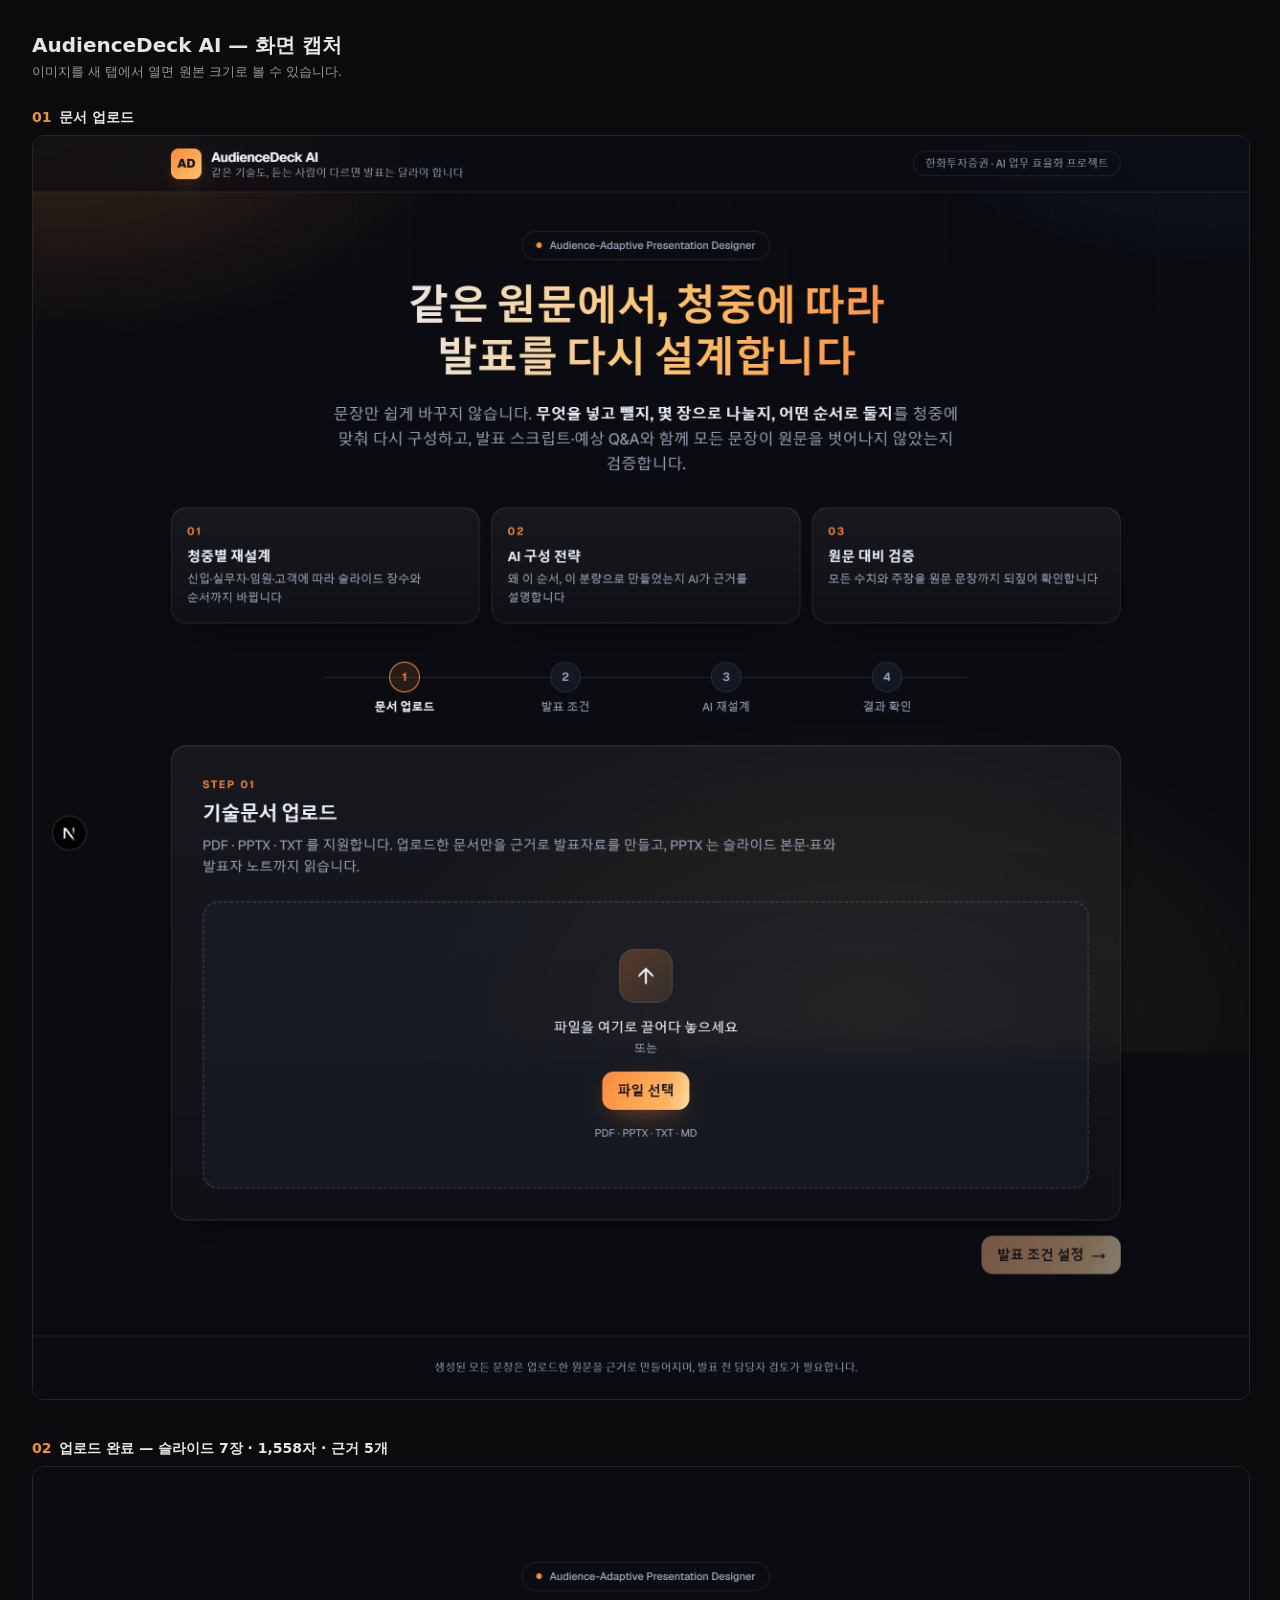
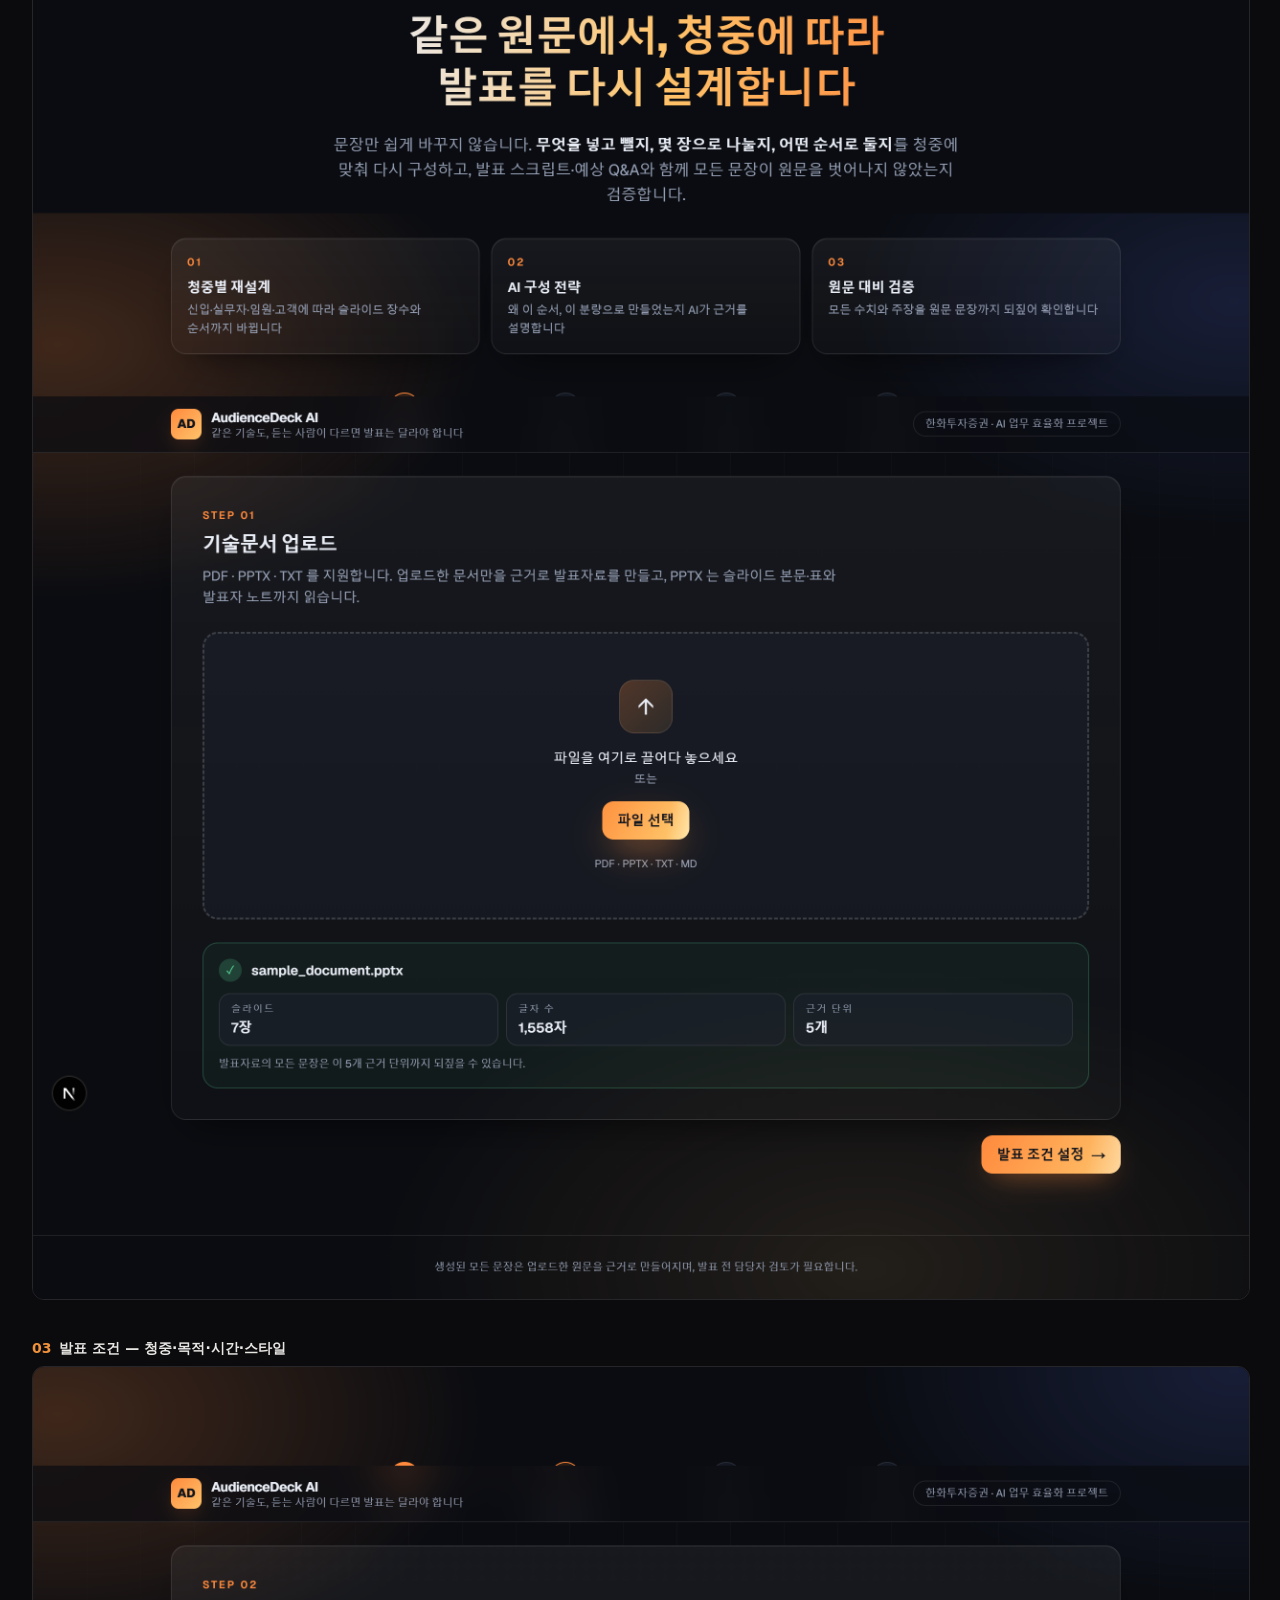
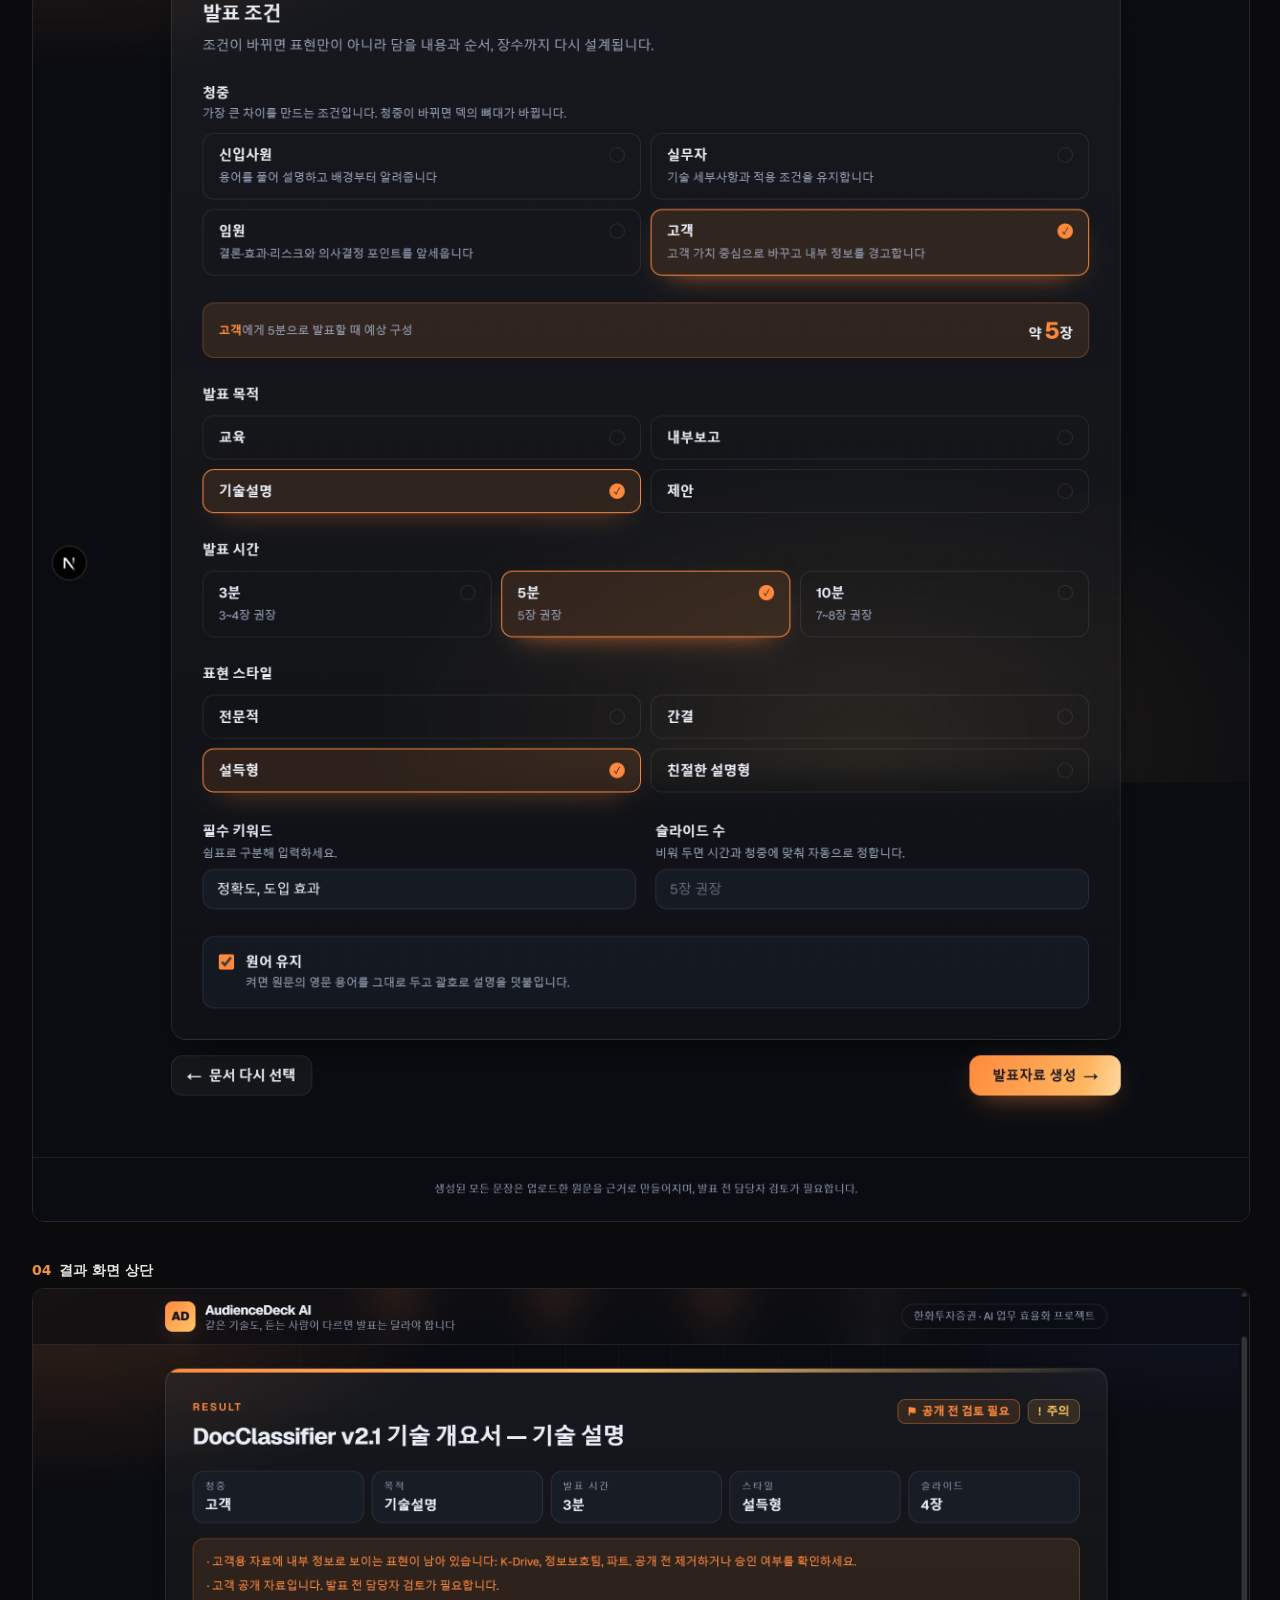
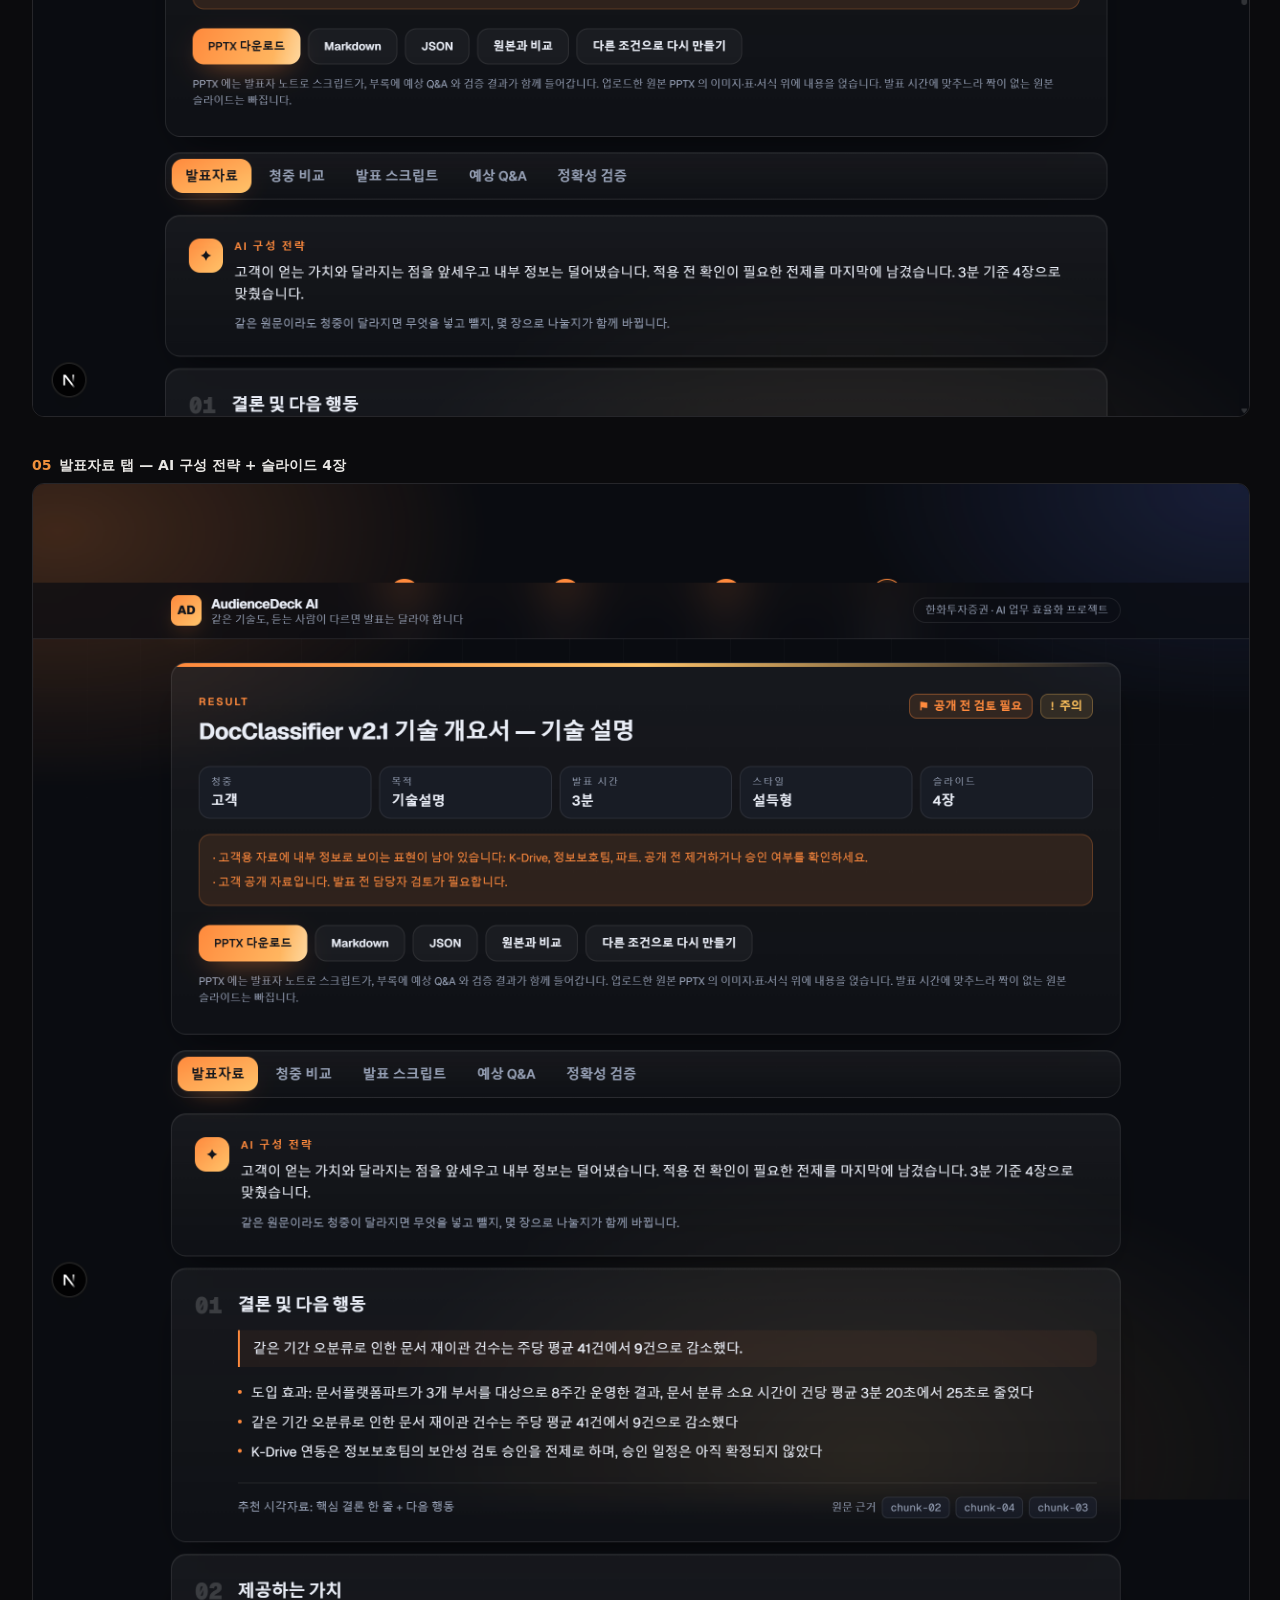
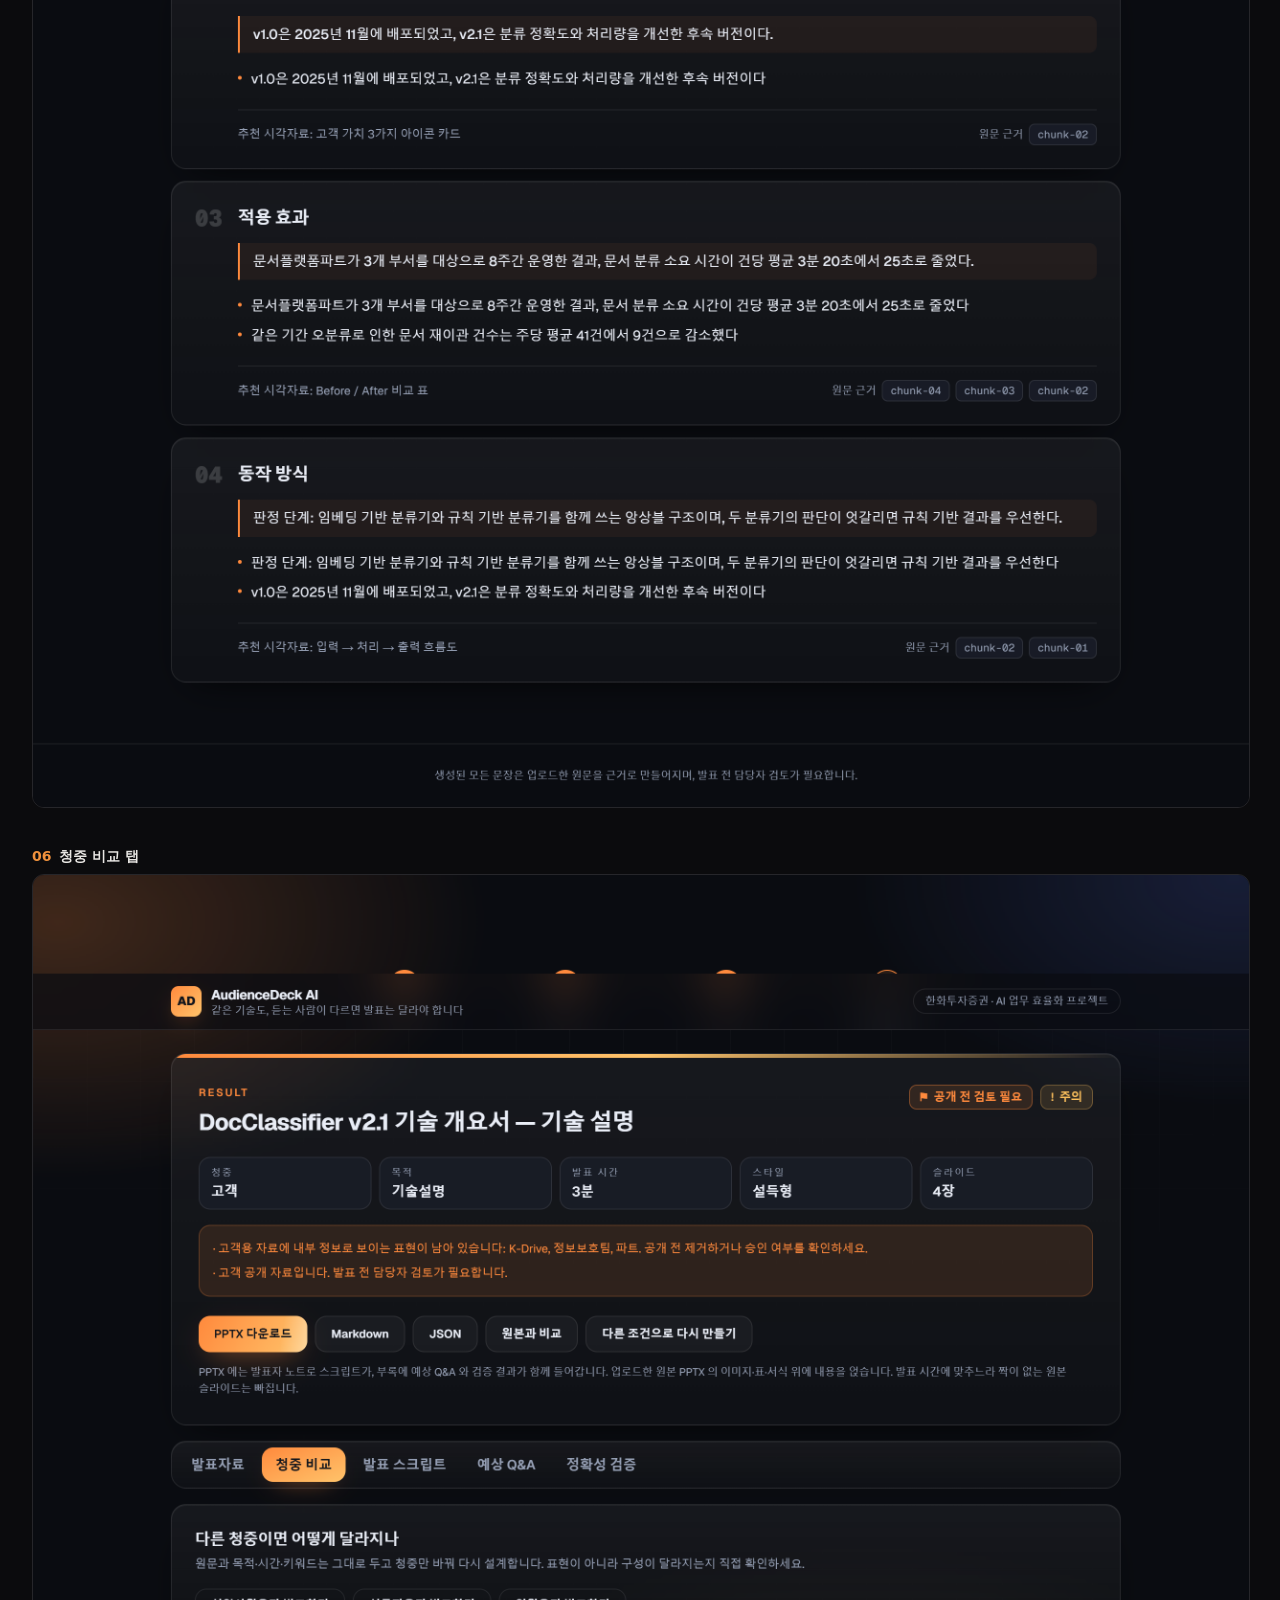
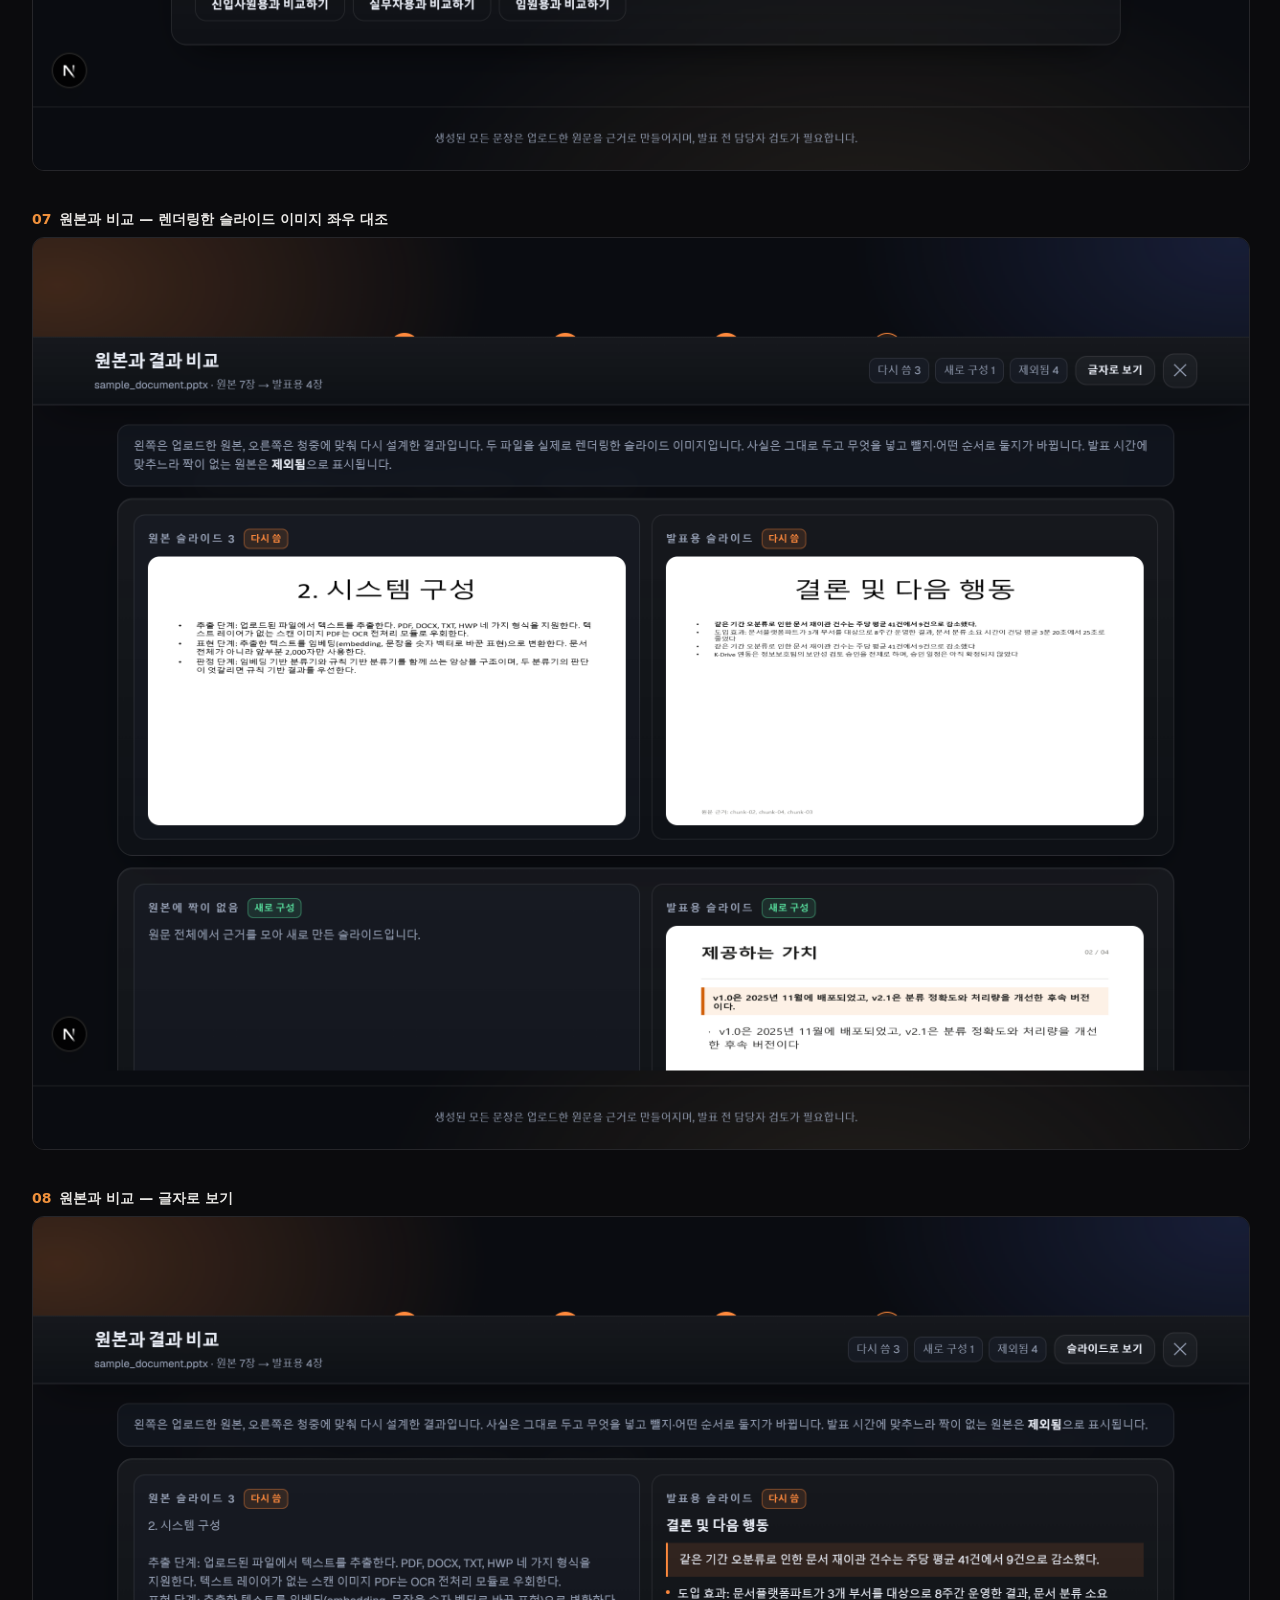
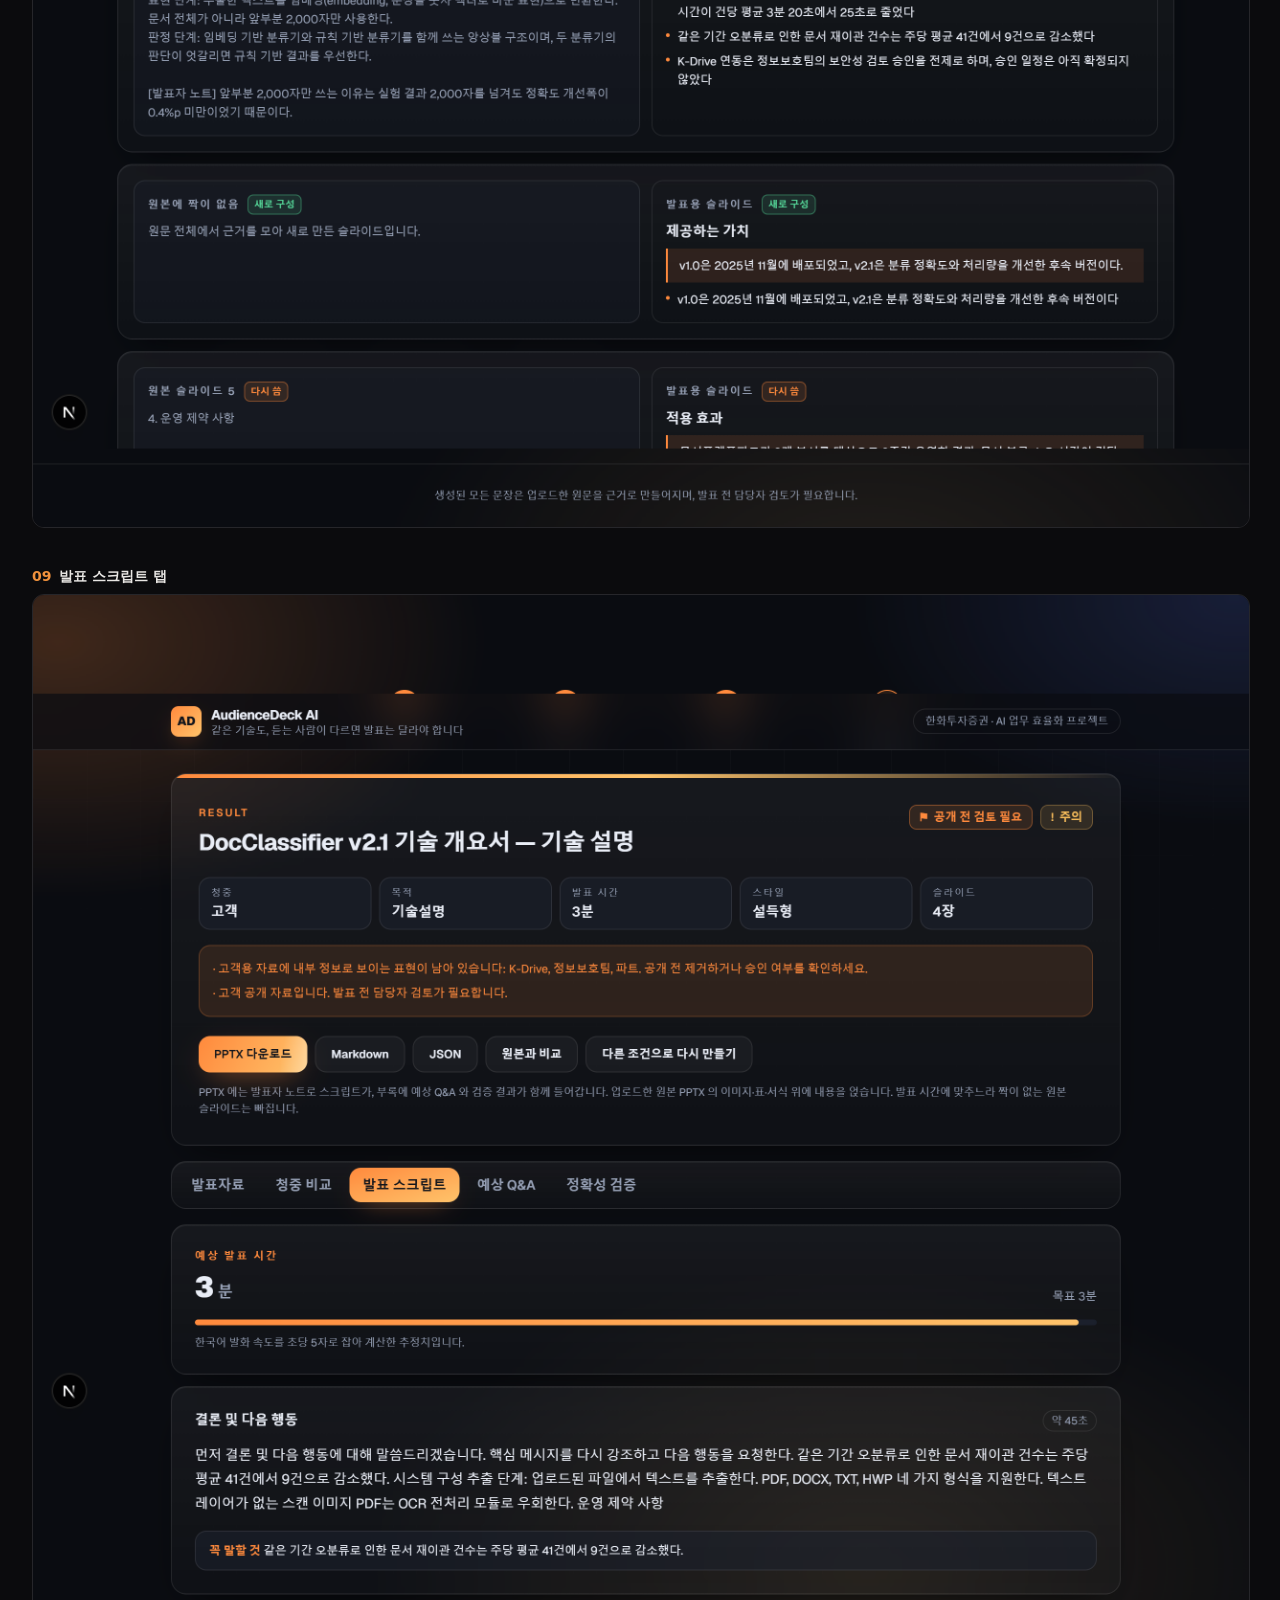
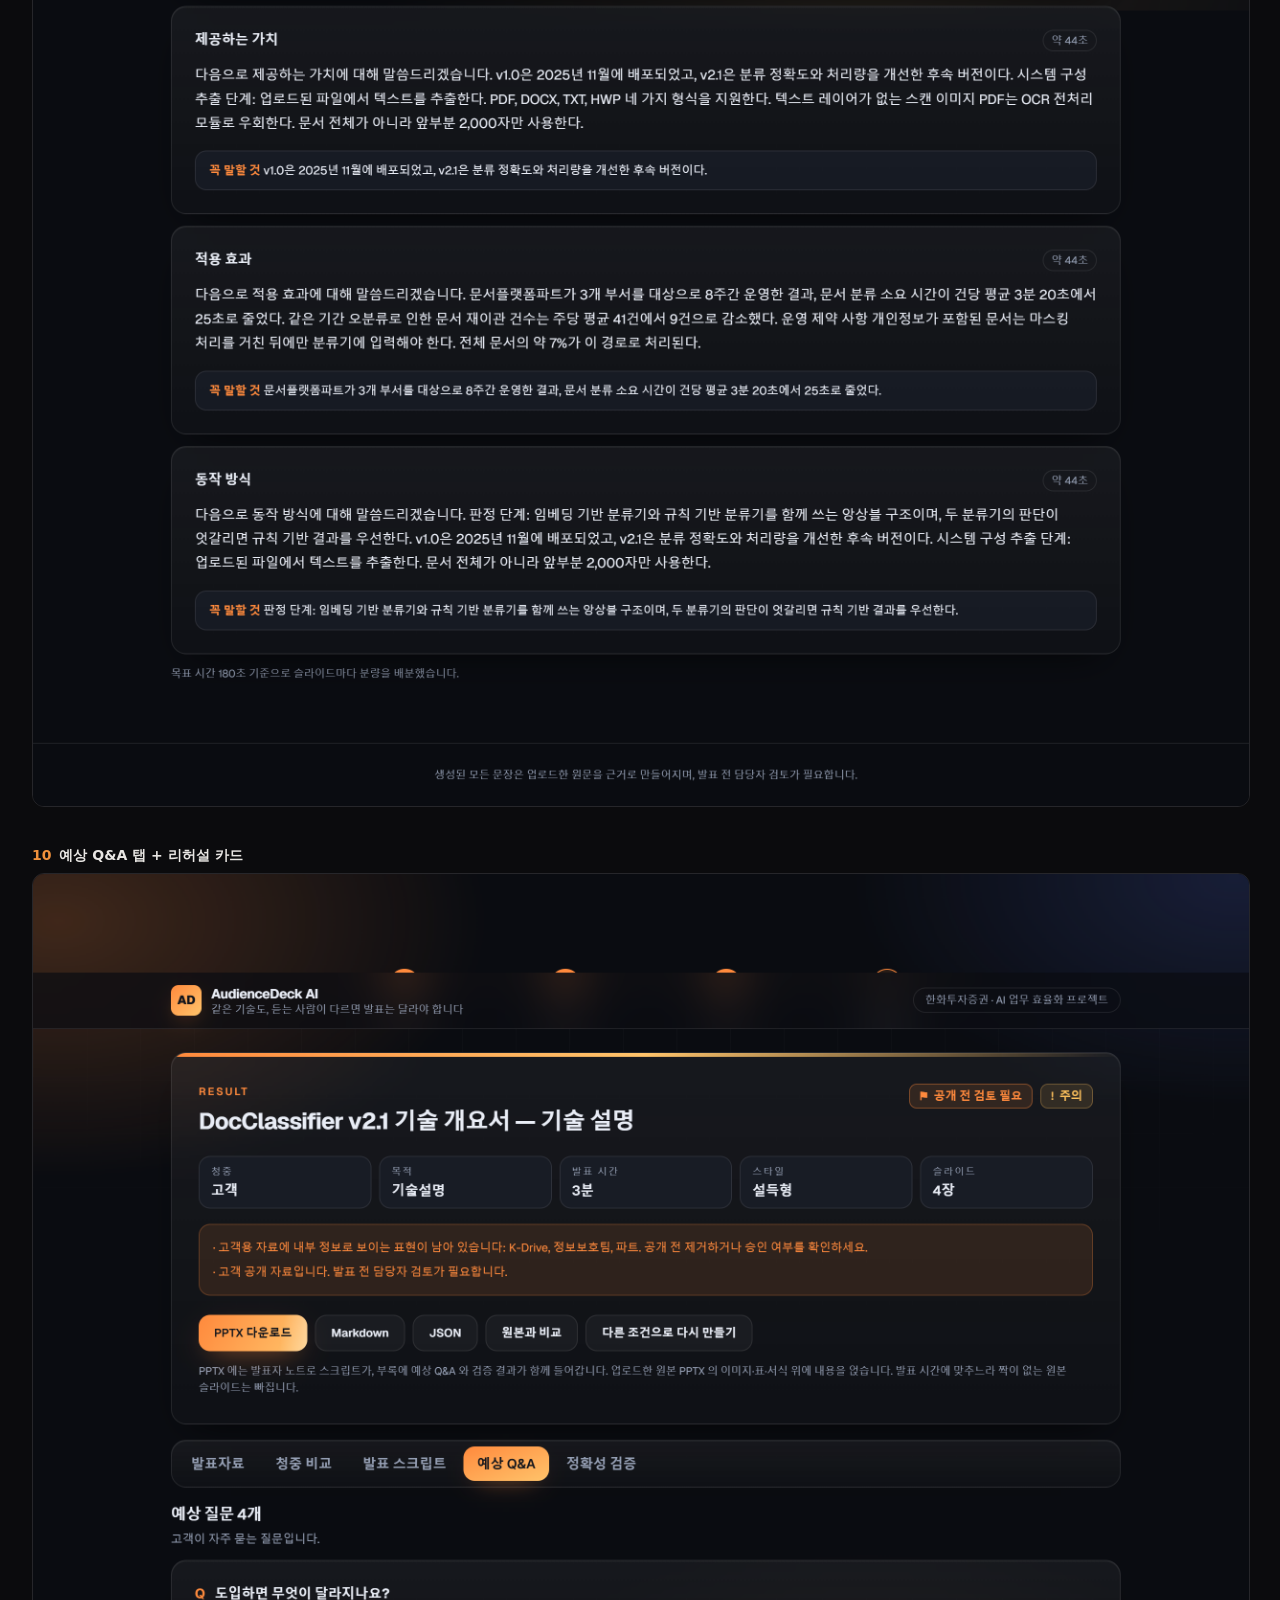
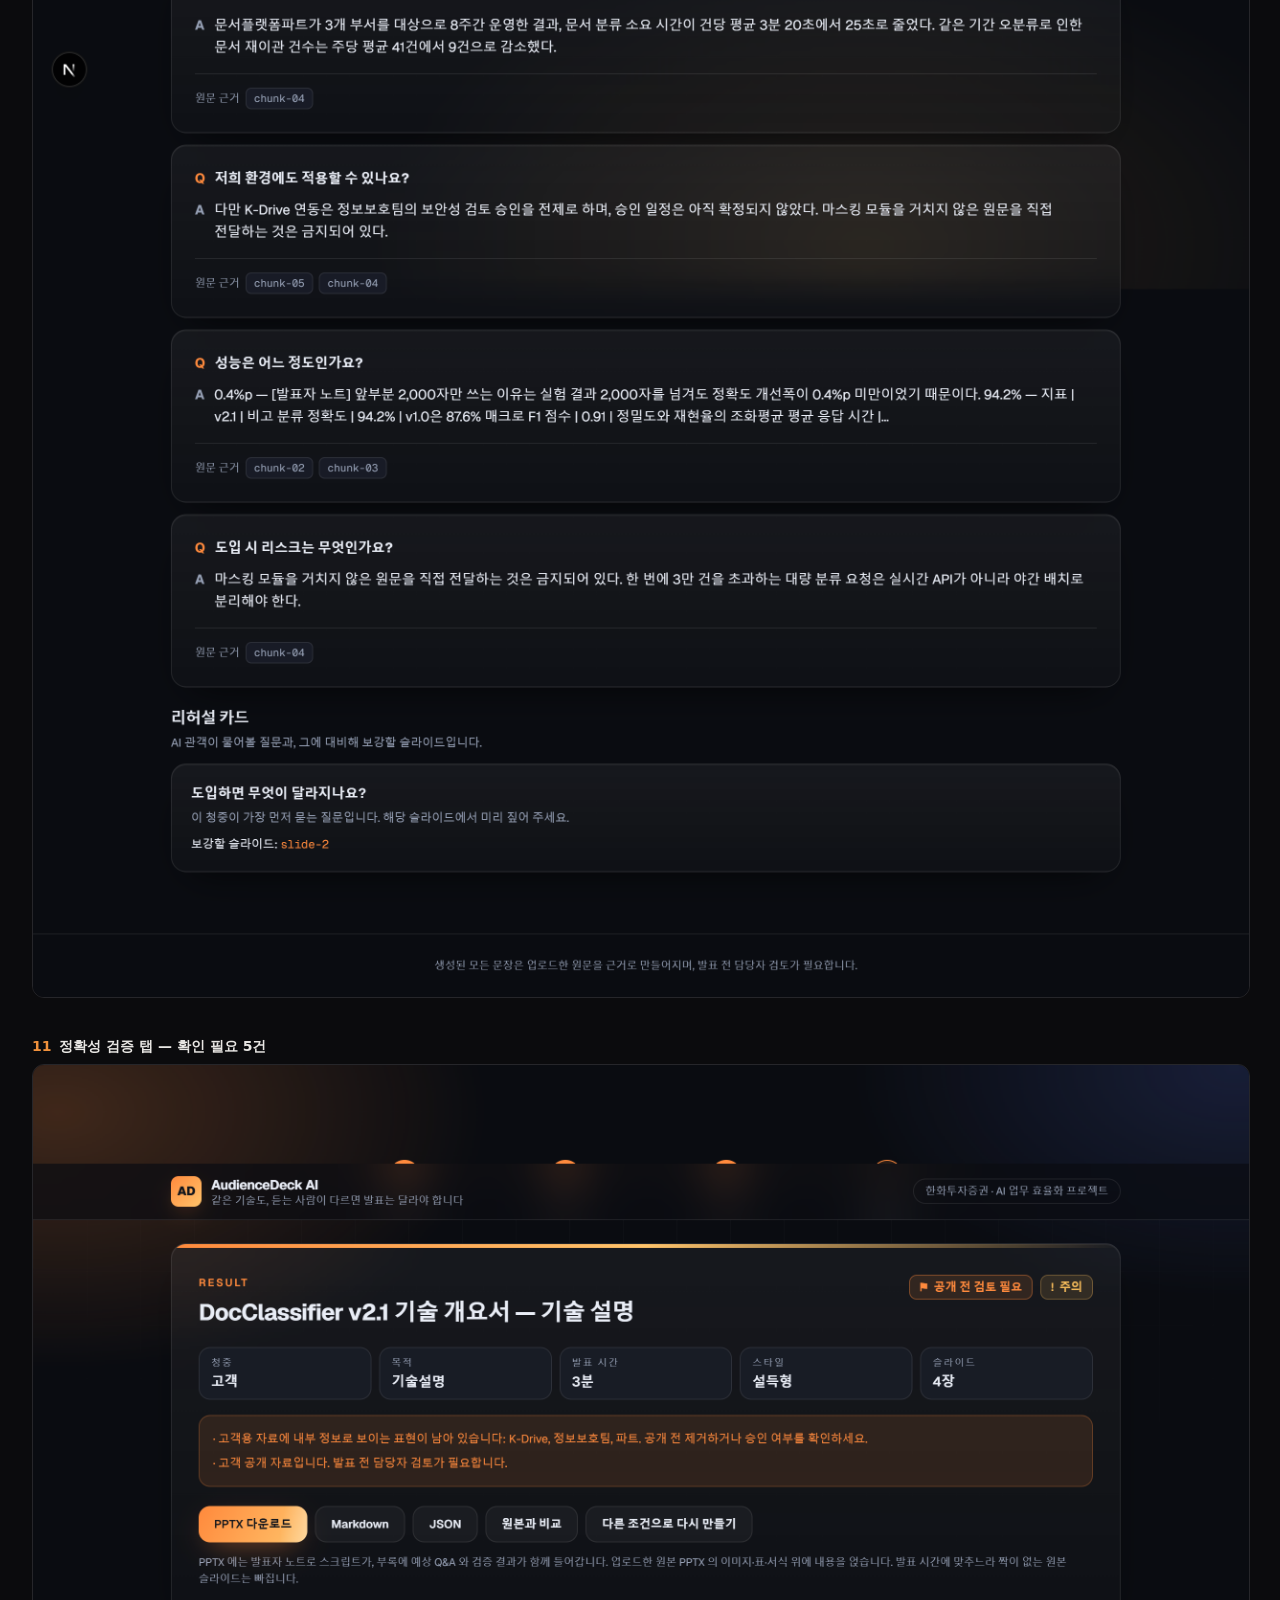
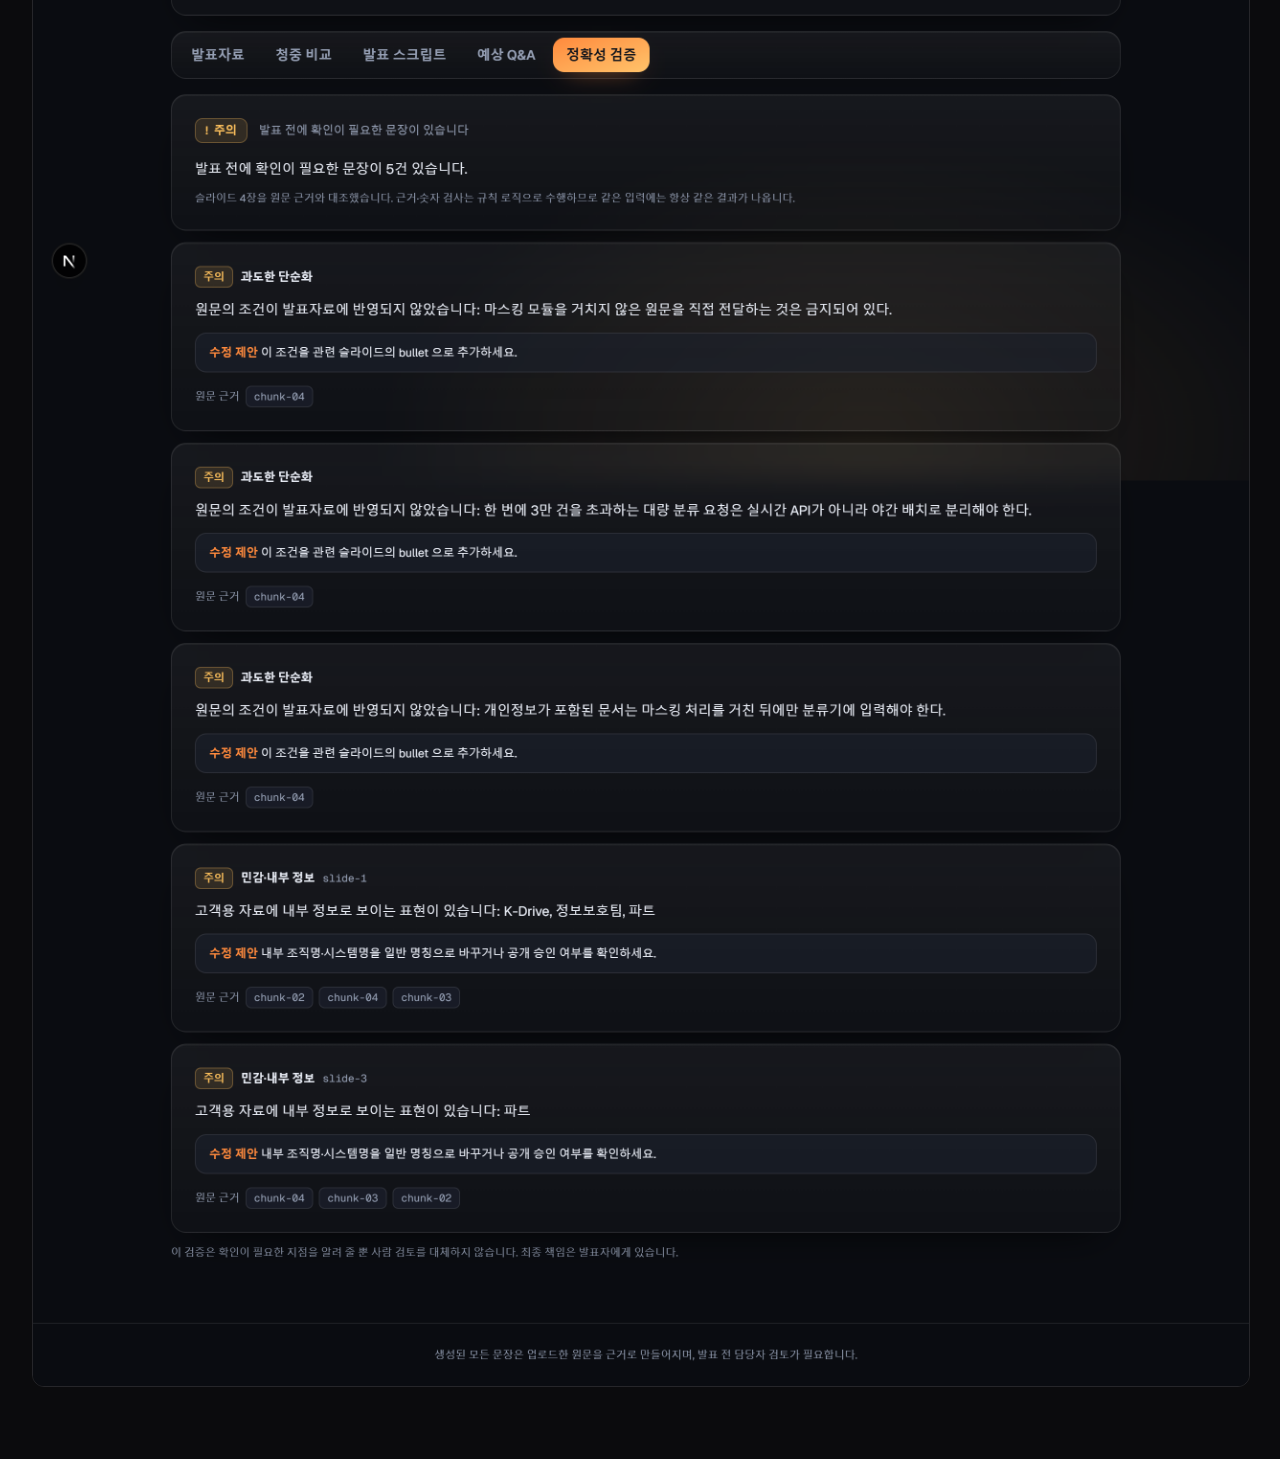
<file: frontend/public/shots/index.html>
<!doctype html>
<html lang="ko">
<head>
<meta charset="utf-8">
<meta name="viewport" content="width=device-width, initial-scale=1">
<title>AudienceDeck AI — 화면 캡처</title>
<style>
  body { margin:0; padding:32px; background:#0b0b0d; color:#e8e6e3;
         font-family:"Malgun Gothic","Segoe UI",system-ui,sans-serif; }
  h1 { font-size:20px; margin:0 0 4px; }
  p.lead { color:#9a9691; font-size:13px; margin:0 0 28px; }
  figure { margin:0 0 40px; }
  figcaption { font-size:14px; font-weight:600; margin-bottom:8px; }
  figcaption span { color:#f0913c; font-variant-numeric:tabular-nums; margin-right:8px; }
  img { width:100%; max-width:1400px; display:block; border:1px solid #26262a; border-radius:12px; }
</style>
</head>
<body>
<h1>AudienceDeck AI — 화면 캡처</h1>
<p class="lead">이미지를 새 탭에서 열면 원본 크기로 볼 수 있습니다.</p>

<figure><figcaption><span>01</span>문서 업로드</figcaption><img src="01.png" alt="문서 업로드 화면"></figure>
<figure><figcaption><span>02</span>업로드 완료 — 슬라이드 7장 · 1,558자 · 근거 5개</figcaption><img src="02.png" alt="업로드 완료 화면"></figure>
<figure><figcaption><span>03</span>발표 조건 — 청중·목적·시간·스타일</figcaption><img src="03.png" alt="발표 조건 화면"></figure>
<figure><figcaption><span>04</span>결과 화면 상단</figcaption><img src="04.png" alt="결과 화면 상단"></figure>
<figure><figcaption><span>05</span>발표자료 탭 — AI 구성 전략 + 슬라이드 4장</figcaption><img src="05.png" alt="발표자료 탭"></figure>
<figure><figcaption><span>06</span>청중 비교 탭</figcaption><img src="06.png" alt="청중 비교 탭"></figure>
<figure><figcaption><span>07</span>원본과 비교 — 렌더링한 슬라이드 이미지 좌우 대조</figcaption><img src="07.png" alt="원본과 비교, 슬라이드 이미지 모드"></figure>
<figure><figcaption><span>08</span>원본과 비교 — 글자로 보기</figcaption><img src="08.png" alt="원본과 비교, 글자 모드"></figure>
<figure><figcaption><span>09</span>발표 스크립트 탭</figcaption><img src="09.png" alt="발표 스크립트 탭"></figure>
<figure><figcaption><span>10</span>예상 Q&amp;A 탭 + 리허설 카드</figcaption><img src="10.png" alt="예상 Q&A 탭"></figure>
<figure><figcaption><span>11</span>정확성 검증 탭 — 확인 필요 5건</figcaption><img src="11.png" alt="정확성 검증 탭"></figure>
</body>
</html>
</file>
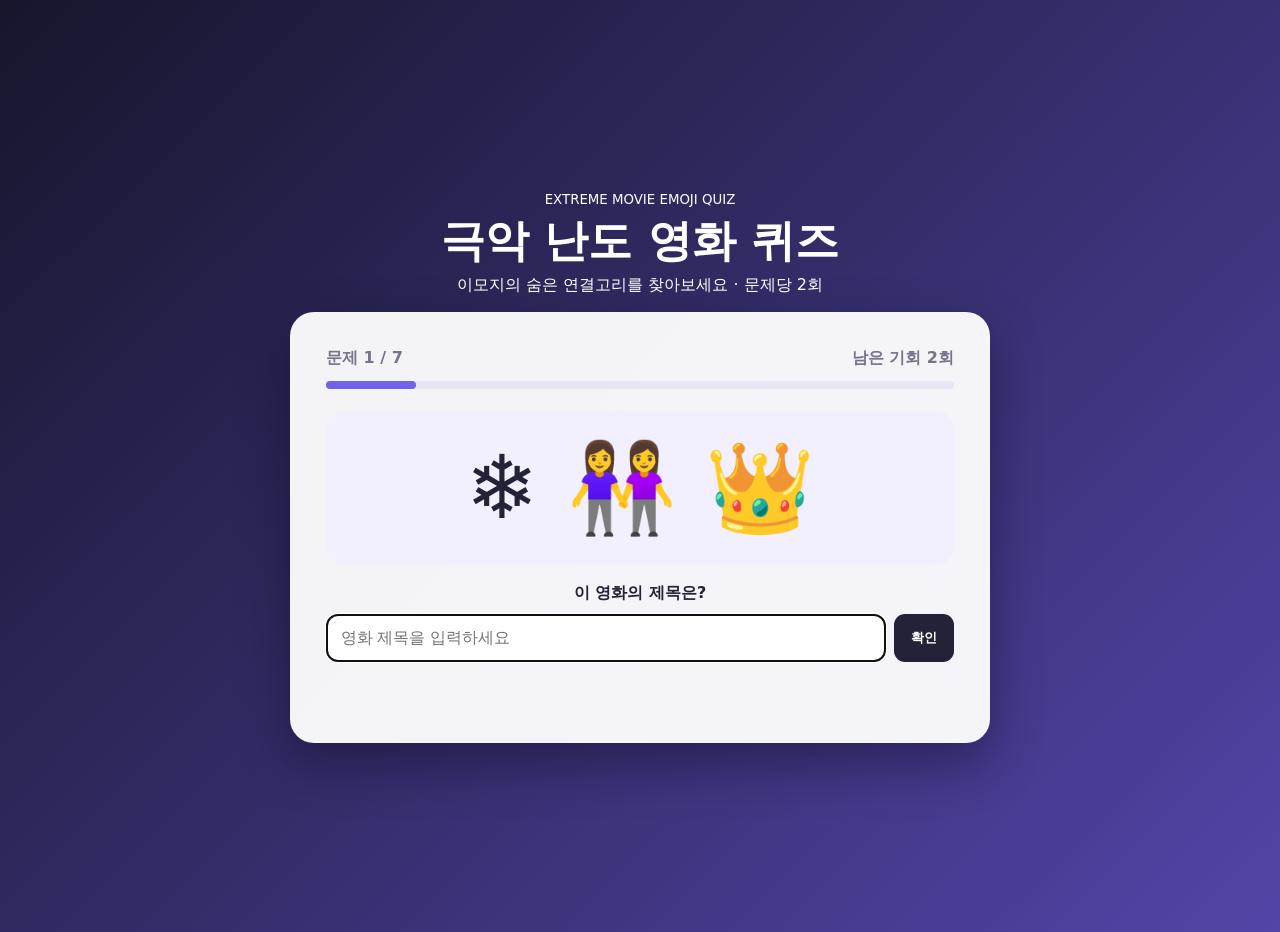
<file: frontend/public/waiting-game.html>
<!doctype html><html lang="ko"><meta charset="UTF-8"><meta name="viewport" content="width=device-width,initial-scale=1"><title>극악 이모지 영화 퀴즈</title><style>body{margin:0;background:linear-gradient(135deg,#17152c,#5145a8);font-family:system-ui,'Noto Sans KR',sans-serif;color:#242239;min-height:100vh;display:grid;place-items:center;padding:16px}.wrap{width:min(100%,700px)}header{text-align:center;color:#fff;margin-bottom:16px}h1{margin:4px;font-size:clamp(28px,7vw,44px)}.card{background:#fffffff2;border-radius:24px;padding:clamp(20px,5vw,36px);box-shadow:0 20px 50px #09061866}.bar{display:flex;justify-content:space-between;color:#77738b;font-weight:700}.prog{height:8px;background:#e8e6f3;border-radius:9px;margin:12px 0 22px}.prog i{display:block;height:100%;background:#7162e8;border-radius:9px}.emoji{text-align:center;font-size:clamp(52px,13vw,88px);padding:25px 5px;background:#f2f0ff;border-radius:18px}.q{text-align:center;font-weight:800;margin:18px 0 10px}.form{display:flex;gap:8px}.form input{flex:1;min-width:0;padding:13px;border:2px solid #e2dfef;border-radius:11px;font-size:16px}.form button,.next,.restart{border:0;border-radius:11px;padding:0 17px;background:#242239;color:#fff;font-weight:800;cursor:pointer}.msg{text-align:center;min-height:25px;margin:10px 0;font-weight:700}.wrong{color:#d44860}.good{color:#17966e}.hint,.explain{display:none;padding:12px;border-radius:10px;margin:8px auto;line-height:1.55}.hint.show{display:block;background:#fff1cf;color:#77570d}.explain.show{display:block;background:#e6faf2;border-left:4px solid #17966e}.explain strong{display:block;color:#168963}.next{display:none;margin:15px auto;padding:12px 20px}.next.show{display:block}.result{text-align:center;display:none}.result.show{display:block}.score{font-size:44px;color:#7162e8;font-weight:900}.restart{padding:12px 20px;background:#7162e8}@media(max-width:480px){.form{flex-direction:column}.form button{padding:13px}}
</style><main class="wrap"><header><small>EXTREME MOVIE EMOJI QUIZ</small><h1>극악 난도 영화 퀴즈</h1><div>이모지의 숨은 연결고리를 찾아보세요 · 문제당 2회</div></header><section class="card"><div id="quiz"><div class="bar"><span id="count"></span><span id="chance"></span></div><div class="prog"><i id="progress"></i></div><div class="emoji" id="emoji"></div><div class="q">이 영화의 제목은?</div><form class="form" id="form"><input id="answer" placeholder="영화 제목을 입력하세요" autocomplete="off"><button>확인</button></form><div id="msg" class="msg"></div><div id="hint" class="hint"></div><div id="explain" class="explain"></div><button id="next" class="next">다음 문제 →</button></div><div id="result" class="result"><h2>퀴즈 완료!</h2><div id="score" class="score"></div><p id="resultMsg"></p><button id="restart" class="restart">다시 도전</button></div></section></main><script>
const data=[['❄️ 👭 👑','겨울왕국','ㄱㅇㅇㄱ','눈과 얼음, 자매, 왕국의 조합이에요.'],['🏞️ 🪖 🌽 🐔','웰컴투 동막골','ㅇㅋㅌ ㄷㅁㄱ','산골 마을에 남북 군인들이 모이는 이야기예요.'],['🏠 🪜 🪳 💰','기생충','ㄱㅅㅊ','계단으로 대비되는 두 가족과 기생 관계를 상징해요.'],['🕷️ 🕸️ 🏙️ 🦸','스파이더맨','ㅅㅍㅇㄷㅁ','거미와 거미줄, 도시의 영웅을 표현했어요.'],['🎹 🎺 💃 🌆','라라랜드','ㄹㄹㄹㄷ','재즈와 춤, 별빛 아래의 꿈과 사랑을 나타내요.'],['🧲 🥫 🫀 🔧','아이언맨','ㅇㅇㅁ','자기장, 금속 슈트, 가슴의 아크 리액터, 공구로 토니 스타크를 암시해요.'],['🪵 🐴 🌊 🧿','오디세이','ㅇㄷㅅㅇ','목마, 긴 항해, 바다, 귀환의 부적을 통해 고대 영웅의 귀향을 암시해요.']];let i=0,tries=0,score=0,$=s=>document.querySelector(s),clean=s=>s.toLowerCase().replace(/[\s!！。，,.?？·]/g,'');function load(){let d=data[i];tries=0;$('#count').textContent=`문제 ${i+1} / ${data.length}`;$('#chance').textContent='남은 기회 2회';$('#progress').style.width=(i+1)/data.length*100+'%';$('#emoji').textContent=d[0];$('#answer').value='';$('#answer').disabled=false;$('#msg').textContent='';$('#msg').className='msg';$('#hint').className='hint';$('#hint').textContent='';$('#explain').className='explain';$('#explain').innerHTML='';$('#next').className='next';$('#answer').focus()}$('#form').onsubmit=e=>{e.preventDefault();let d=data[i],g=clean($('#answer').value);if(!g)return;tries++;if(clean(d[1])===g){score++;$('#msg').textContent='정답이에요! 🎉';$('#msg').className='msg good';$('#explain').innerHTML='<strong>정답: '+d[1]+'</strong>'+d[3];$('#explain').className='explain show';$('#answer').disabled=true;$('#next').className='next show'}else if(tries===1){$('#chance').textContent='남은 기회 1회';$('#msg').textContent='틀렸습니다. 극악 힌트를 확인하세요.';$('#msg').className='msg wrong';$('#hint').textContent='초성 힌트: '+d[2];$('#hint').className='hint show';$('#answer').value='';$('#answer').focus()}else{$('#chance').textContent='남은 기회 0회';$('#msg').textContent='정답: '+d[1];$('#msg').className='msg wrong';$('#hint').textContent='초성 힌트: '+d[2];$('#hint').className='hint show';$('#explain').innerHTML='<strong>해설</strong>'+d[3];$('#explain').className='explain show';$('#answer').disabled=true;$('#next').className='next show'}};$('#next').onclick=()=>{i++;if(i<data.length)load();else{$('#quiz').style.display='none';$('#result').className='result show';$('#score').textContent=score+' / '+data.length;$('#resultMsg').textContent=score===data.length?'전 문제 정답! 영화 추리의 신입니다.':'해설을 읽고 다시 도전해 보세요.'}};$('#restart').onclick=()=>{i=score=0;$('#quiz').style.display='block';$('#result').className='result';load()};load();
</script></html>
</file>
